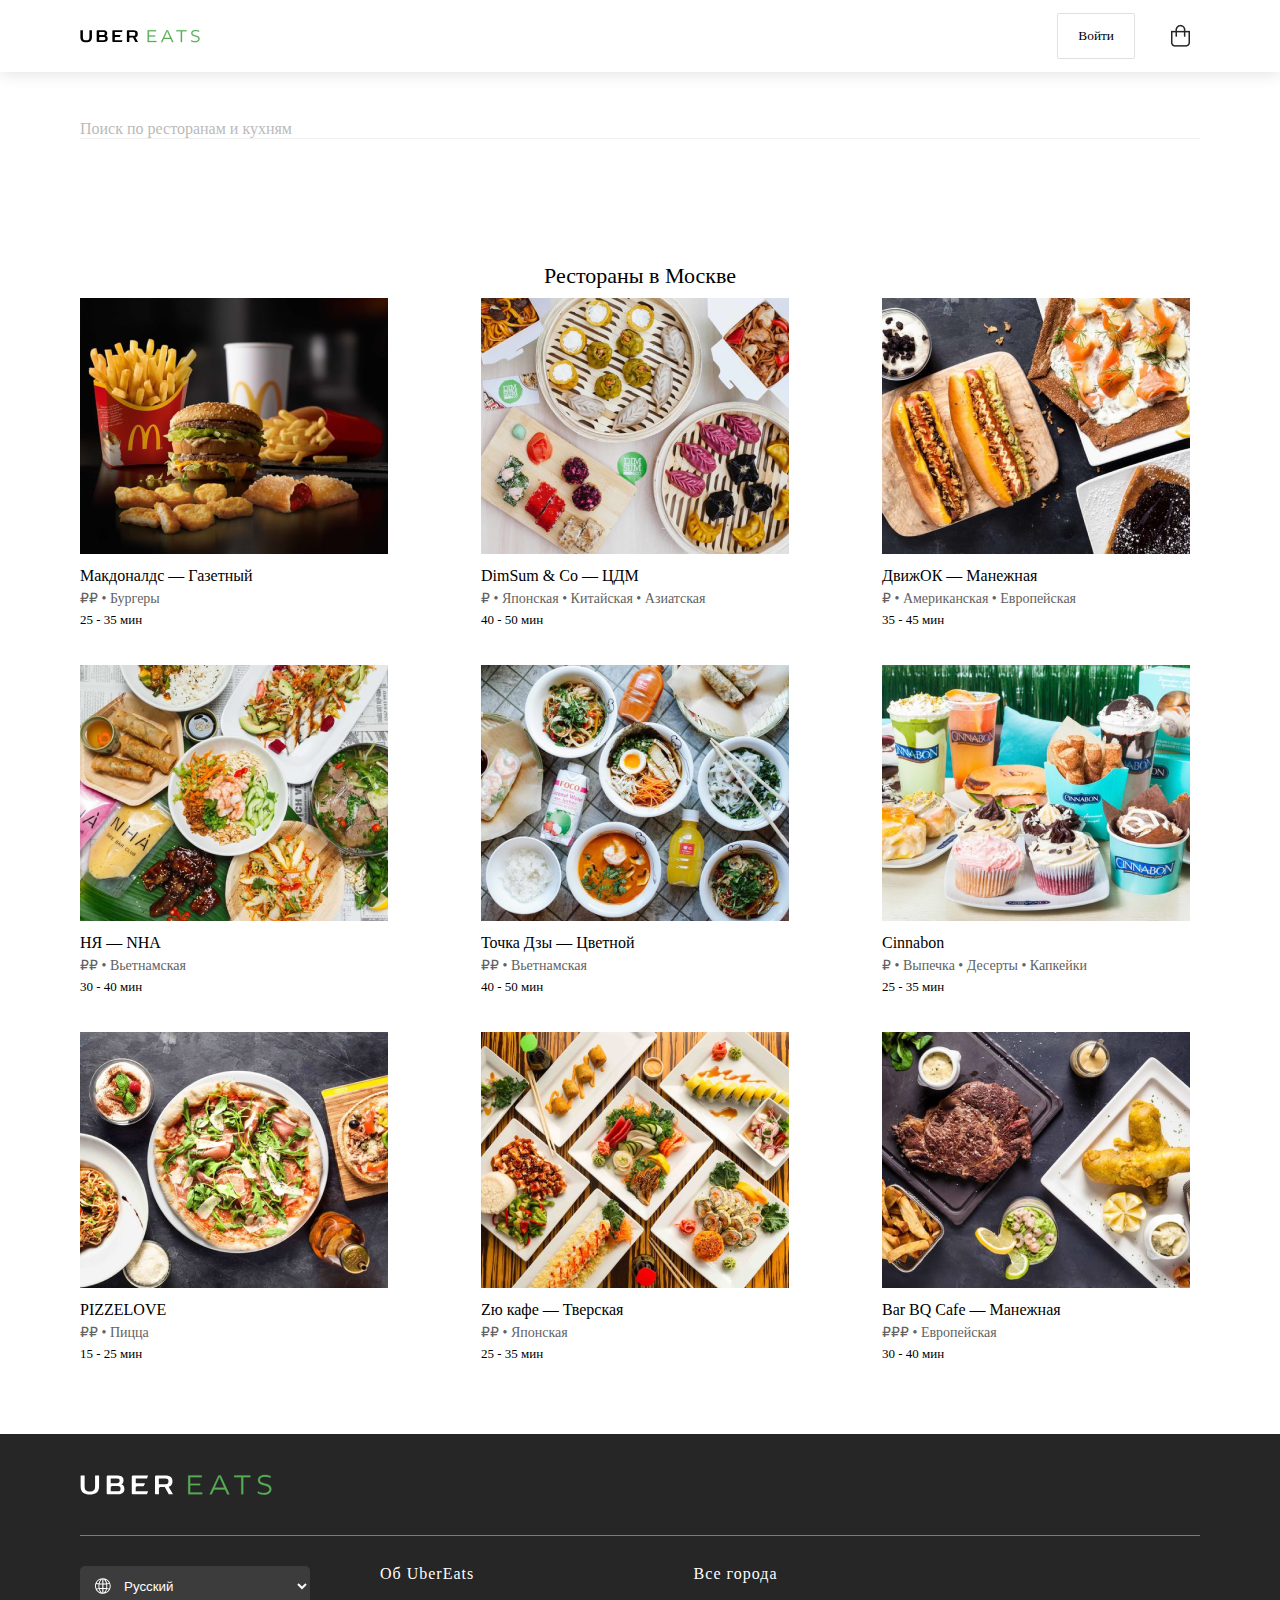
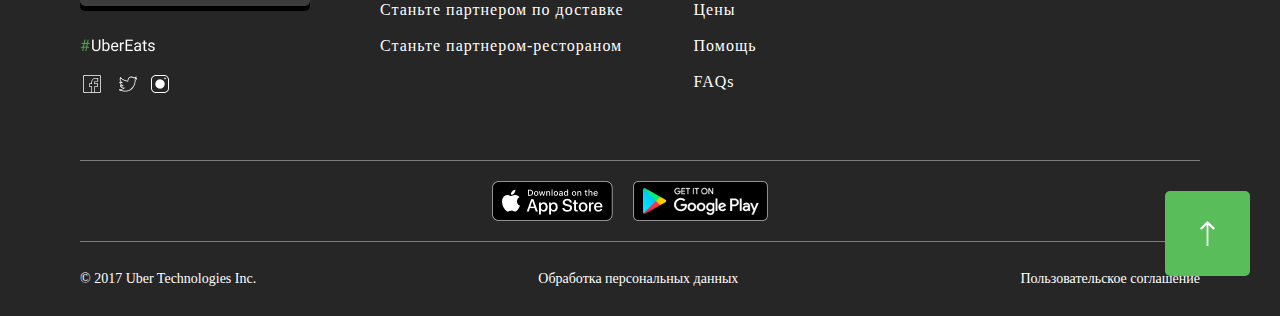
<file: index.html>
<!DOCTYPE html>
<html lang="ru">
	<head>
		<title>Uber Eats</title>
		<link rel="stylesheet" href="css/style.css" />
		<meta http-equiv="Content-type" content="text/html;charset=UTF-8" />
		 <meta name="viewport" content="width=device-width; initial-scale=1.0; maximum-scale=1.0; user-scalelable=0">
	</head>
	<body>
		
		<header class="header">
			<div class="container">
				<div class="header__body">
					<div class="header__logo">
						<img src="img/logo.svg" alt="">
					</div>
					<div class="header__btns">
						<div class="header__btn">
							<button>Войти</button>
						</div>
						<div class="header__pct">
							<img src="img/basket.png" alt="">
						</div>
					</div>
				</div>
			</div>
		</header>
		<main>
			<div class="found">
				<div class="container">
					<div class="found__body">
						<input placeholder="Поиск по ресторанам и кухням" type="text" name="found" value="">
					</div>
				</div>
			</div>
			<div class="title">
				<div class="container">
					<h1>Рестораны в Москве</h1>
				</div>
			</div>
			<div class="rest">
				<div class="container">
					<div class="rest__body">
						<a href="Page2/index2.html" target=blank><div class="rest__card">
							<div class="rest__pic">
								<img src="img/pic1.png" alt="">
							</div>
							<div class="rest__text">
								<p>Макдоналдс — Газетный</p>
								<p>₽₽ • Бургеры</p>
								<p>25 - 35 мин</p>
							</div>
						</div></a>
						<a href="Page2/index2.html" target=blank><div class="rest__card">
							<div class="rest__pic">
								<img src="img/pic2.png" alt="">
							</div>
							<div class="rest__text">
								<p>DimSum & Co — ЦДМ</p>
								<p>₽ • Японская • Китайская • Азиатская</p>
								<p>40 - 50 мин</p>
							</div>
						</div></a>
						<a href="Page2/index2.html" target=blank><div class="rest__card">
							<div class="rest__pic">
								<img src="img/pic3.png" alt="">
							</div>
							<div class="rest__text">
								<p>ДвижОК — Манежная</p>
								<p>₽ • Американская • Европейская</p>
								<p>35 - 45 мин</p>
							</div>
						</div></a>
						<a href="Page2/index2.html" target=blank><div class="rest__card">
							<div class="rest__pic">
								<img src="img/pic4.png" alt="">
							</div>
							<div class="rest__text">
								<p>НЯ — NHA</p>
								<p>₽₽ • Вьетнамская</p>
								<p>30 - 40 мин</p>
							</div>
						</div></a>
						<a href="Page2/index2.html" target=blank><div class="rest__card">
							<div class="rest__pic">
								<img src="img/pic5.png" alt="">
							</div>
							<div class="rest__text">
								<p>Точка Дзы — Цветной</p>
								<p>₽₽ • Вьетнамская</p>
								<p>40 - 50 мин</p>
							</div>
						</div></a>
						<a href="Page2/index2.html" target=blank><div class="rest__card">
							<div class="rest__pic">
								<img src="img/pic6.png" alt="">
							</div>
							<div class="rest__text">
								<p>Cinnabon</p>
								<p>₽ • Выпечка • Десерты • Капкейки</p>
								<p>25 - 35 мин</p>
							</div>
						</div></a>
						<a href="Page2/index2.html" target=blank><div class="rest__card">
							<div class="rest__pic">
								<img src="img/pic7.png" alt="">
							</div>
							<div class="rest__text">
								<p>PIZZELOVE</p>
								<p>₽₽ • Пицца</p>
								<p>15 - 25 мин</p>
							</div>
						</div></a>
						<a href="Page2/index2.html" target=blank><div class="rest__card">
							<div class="rest__pic">
								<img src="img/pic8.png" alt="">
							</div>
							<div class="rest__text">
								<p>Zю кафе — Тверская</p>
								<p>₽₽ • Японская</p>
								<p>25 - 35 мин</p>
							</div>
						</div></a>
						<a href="Page2/index2.html" target=blank><div class="rest__card">
							<div class="rest__pic">
								<img src="img/pic9.png" alt="">
							</div>
							<div class="rest__text">
								<p>Bar BQ Cafe — Манежная</p>
								<p>₽₽₽ • Европейская</p>
								<p>30 - 40 мин</p>
							</div>
						</div></a>
					</div>
				</div>
			</div>
			<div class="black">
				<div class="container">
					<div class="black__body">
						<div class="black__logo">
							<img src="img/white-logo.svg" alt="">
						</div>
						<div class="black__menu">
							<div class="menu-1">
								<div class="menu-1__drop">
									     <select class="drop">
									        <option selected>Русский</option>
									        <option>English</option>
									        <option>Français</option>
									        <option>Deutsch</option>
									      </select>
								</div>
								<div class="menu-1__pic">
									<img src="img/social.png" alt="">
								</div>
							</div>
							<div class="menu-2">
								<a href="#">Oб UberEats</a>
								<a href="#">Станьте партнером по доставке</a>
								<a href="#">Станьте партнером-рестораном</a>
							</div>
							<div class="menu-3">
								<a href="#">Все города</a>
								<a href="#">Цены</a>
								<a href="#">Помощь</a>
								<a href="#">FAQs</a>
							</div>
						</div>
						<div class="black__market">
							<div class="market-1">
								<a href="https://apps.apple.com/" target="_blank"><img src="img/Download_on_the_App_Store_Badge_US-UK_RGB_blk_092917.png" alt=""></a>
							</div>
							<div class="market-2">
								<a href="https://play.google.com/store;?hl=ru&gl=US" target="_blank"><img src="img/en_badge_web_generic-cf6dad406f.png" alt=""></a>
							</div>
						</div>
					</div>
				</div>
			</div>
		</main>
		<footer>
			<div class="footer">
				<div class="container">
					<div class="footer__body">
						<a href="#">© 2017 Uber Technologies Inc.</a>
						<a href="#">Обработка персональных данных</a>
						<a href="#">Пользовательское соглашение</a>
					</div>
				</div>
			</div>
			<a href="#"><span class="up">
			<img src="img/arrow.svg" alt="">
			</span></a>
		</footer>
	</body>
</file>
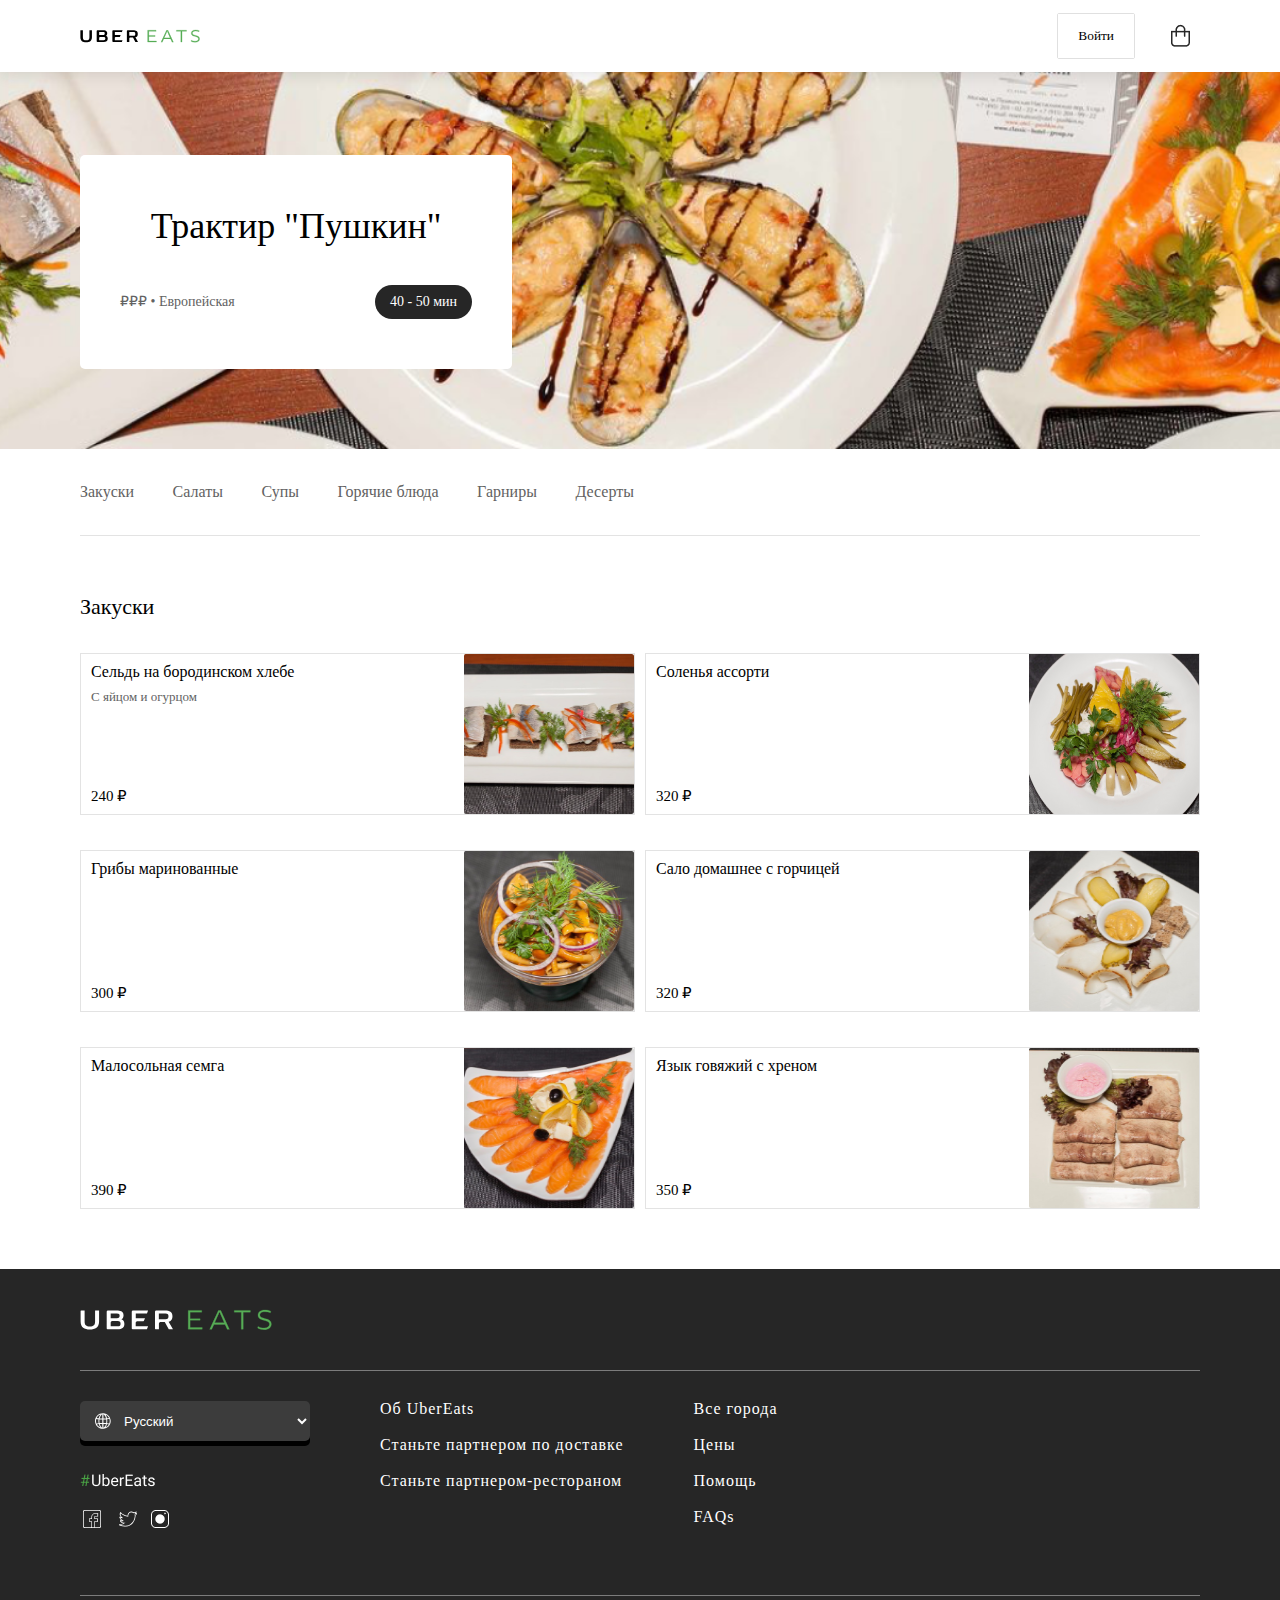
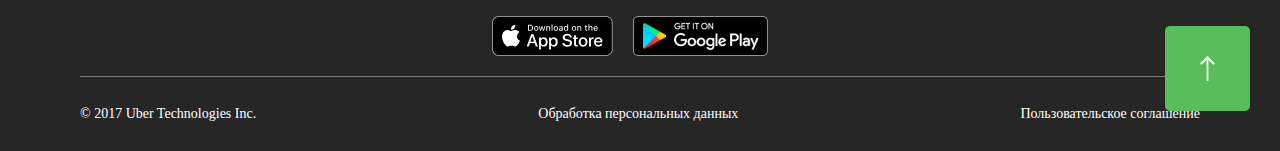
<file: Page2/index2.html>
<!DOCTYPE html>
<html lang="ru">
	<head>
		<title>Трактир "Пушкинский"</title>
		<link rel="stylesheet" href="css/style.css" />
		<meta http-equiv="Content-type" content="text/html;charset=UTF-8" />
		 <meta name="viewport" content="width=device-width; initial-scale=1.0; maximum-scale=1.0; user-scalelable=0">
	</head>
	<body>
		
		<header class="header">
			<div class="container">
				<div class="header__body">
					<div class="header__logo">
						<img src="img/logo.svg" alt="">
					</div>
					<div class="header__btns">
						<div class="header__btn">
							<button>Войти</button>
						</div>
						<div class="header__pct">
							<img src="img/basket.png" alt="">
						</div>
					</div>
				</div>
			</div>
		</header>
		<main>
			<div class="name">
				<div class="container">
					<div class="name__body">
						<h1>Трактир "Пушкин"</h1>
						<div class="name__row">
							<div class="name__text">
								₽₽₽ • Европейская
							</div>
							<div class="name__btn">40 - 50 мин</div>
						</div>
					</div>
				</div>
			</div>
			<div class="links">
				<div class="container">
					<div class="links__body">
						<a href="" class="link">Закуски</a>
						<a href="" class="link">Салаты</a>
						<a href="" class="link">Супы</a>
						<a href="" class="link">Горячие блюда</a>
						<a href="" class="link">Гарниры</a>
						<a href="" class="link">Десерты</a>
					</div>
				</div>
			</div>
			<div class="menu">
				<div class="container">
					<div class="menu__body">
						<div class="menu__tittle">
							Закуски
						</div>
						<div class="menu__card">
							<div class="card">
								<div class="card__body">
									<p class="card__tittle">Сельдь на бородинском хлебе</p>
									<p class="card__text">С яйцом и огурцом</p>
									<p class="card__price">240 ₽</p>
								</div>
								<div class="card_pic">
									<img src="img/card1.png" alt="">
								</div>
							</div>
							<div class="card">
								<div class="card__body">
									<p class="card__tittle">Соленья ассорти</p>
									<p class="card__text"></p>
									<p class="card__price">320 ₽</p>
								</div>
								<div class="card_pic">
									<img src="img/card2.png" alt="">
								</div>
							</div>
							<div class="card">
								<div class="card__body">
									<p class="card__tittle">Грибы маринованные</p>
									<p class="card__text"></p>
									<p class="card__price">300 ₽</p>
								</div>
								<div class="card_pic">
									<img src="img/card3.png" alt="">
								</div>
							</div>
							<div class="card">
								<div class="card__body">
									<p class="card__tittle">Сало домашнее с горчицей</p>
									<p class="card__text"></p>
									<p class="card__price">320 ₽</p>
								</div>
								<div class="card_pic">
									<img src="img/card4.png" alt="">
								</div>
							</div>
							<div class="card">
								<div class="card__body">
									<p class="card__tittle">Малосольная семга</p>
									<p class="card__text"></p>
									<p class="card__price">390 ₽</p>
								</div>
								<div class="card_pic">
									<img src="img/card5.png" alt="">
								</div>
							</div>
							<div class="card">
								<div class="card__body">
									<p class="card__tittle">Язык говяжий с хреном</p>
									<p class="card__text"></p>
									<p class="card__price">350 ₽</p>
								</div>
								<div class="card_pic">
									<img src="img/card6.png" alt="">
								</div>
							</div>
						</div>
					</div>
				</div>
			</div>
			<div class="black">
				<div class="container">
					<div class="black__body">
						<div class="black__logo">
							<img src="img/white-logo.svg" alt="">
						</div>
						<div class="black__menu">
							<div class="menu-1">
								<div class="menu-1__drop">
									     <select class="drop">
									        <option selected>Русский</option>
									        <option>English</option>
									        <option>Français</option>
									        <option>Deutsch</option>
									      </select>
								</div>
								<div class="menu-1__pic">
									<img src="img/social.png" alt="">
								</div>
							</div>
							<div class="menu-2">
								<a href="#">Oб UberEats</a>
								<a href="#">Станьте партнером по доставке</a>
								<a href="#">Станьте партнером-рестораном</a>
							</div>
							<div class="menu-3">
								<a href="#">Все города</a>
								<a href="#">Цены</a>
								<a href="#">Помощь</a>
								<a href="#">FAQs</a>
							</div>
						</div>
						<div class="black__market">
							<div class="market-1">
								<a href="https://apps.apple.com/" target="_blank"><img src="img/Download_on_the_App_Store_Badge_US-UK_RGB_blk_092917.png" alt=""></a>
							</div>
							<div class="market-2">
								<a href="https://play.google.com/store;?hl=ru&gl=US" target="_blank"><img src="img/en_badge_web_generic-cf6dad406f.png" alt=""></a>
							</div>
						</div>
					</div>
				</div>
			</div>
		</main>
		<footer>
			<div class="footer">
				<div class="container">
					<div class="footer__body">
						<a href="#">© 2017 Uber Technologies Inc.</a>
						<a href="#">Обработка персональных данных</a>
						<a href="#">Пользовательское соглашение</a>
					</div>
				</div>
			</div>
			<a href="#"><span class="up">
			<img src="img/arrow.svg" alt="">
			</span></a>
		</footer>
	</body>
</file>
<file: css/style.css>
@charset "UTF-8";
/*Обнуление*/
* {
  padding: 0;
  margin: 0;
  border: 0;
}

*, *:before, *:after {
  -webkit-box-sizing: border-box;
  box-sizing: border-box;
}

:focus, :active {
  outline: none;
}

a:focus, a:active {
  outline: none;
}

nav, footer, header, aside {
  display: block;
}

html, body {
  height: 100%;
  width: 100%;
  font-size: 100%;
  line-height: 1;
  font-size: 14px;
  -ms-text-size-adjust: 100%;
  -moz-text-size-adjust: 100%;
  -webkit-text-size-adjust: 100%;
}

input, button, textarea {
  font-family: inherit;
}

input::-ms-clear {
  display: none;
}

button {
  cursor: pointer;
}

button::-moz-focus-inner {
  padding: 0;
  border: 0;
}

a, a:visited {
  text-decoration: none;
}

a:hover {
  text-decoration: none;
}

ul li td tr th {
  list-style: none;
}

img {
  vertical-align: top;
}

h1, h2, h3, h4, h5, h6 {
  font-size: inherit;
  font-weight: 400;
}

.header {
  -webkit-box-shadow: 0px 0px 16px rgba(38, 38, 38, 0.16);
          box-shadow: 0px 0px 16px rgba(38, 38, 38, 0.16);
  width: 100%;
  background-color: #fff;
  position: fixed;
  z-index: 3;
}

.container {
  padding: 0 80px;
  max-width: 1300px;
  margin: 0 auto;
}
@media (max-width: 900px) {
  .container {
    padding: 0 10px;
  }
}

.header__body {
  display: -webkit-box;
  display: -ms-flexbox;
  display: flex;
  -webkit-box-pack: justify;
      -ms-flex-pack: justify;
          justify-content: space-between;
  -webkit-box-align: center;
      -ms-flex-align: center;
          align-items: center;
}

@media (max-width: 500px) {
  .header__logo {
    padding: 30px 0;
  }
}

.header__btns {
  display: -webkit-box;
  display: -ms-flexbox;
  display: flex;
  -webkit-box-align: center;
      -ms-flex-align: center;
          align-items: center;
}
@media (max-width: 500px) {
  .header__btns .header__pct {
    display: none;
  }
}

.header__btn {
  margin: 0 25px 0 0;
  border: 1px solid #E0E0E0;
  -webkit-box-sizing: border-box;
          box-sizing: border-box;
  border-radius: 2px;
}
.header__btn button {
  background-color: #fff;
  padding: 14px 20px;
}

.found {
  padding: 120px 0;
}

.found__body {
  border-bottom: 1px solid #E0E0E0;
  opacity: 0.5;
}
.found__body input {
  display: block;
  width: 100%;
  font-size: 16px;
}

h1 {
  font-size: 22px;
  line-height: 34px;
  text-align: center;
}

.rest__body {
  display: -webkit-box;
  display: -ms-flexbox;
  display: flex;
  -webkit-box-pack: justify;
      -ms-flex-pack: justify;
          justify-content: space-between;
  -ms-flex-wrap: wrap;
      flex-wrap: wrap;
}
@media (max-width: 655px) {
  .rest__body {
    -webkit-box-pack: center;
        -ms-flex-pack: center;
            justify-content: center;
  }
}

.rest__card {
  margin: 5px 10px 15px 0;
}

.rest__card:hover {
  background-color: #e5e5e5;
  -webkit-box-shadow: 0px 4px 4px rgba(0, 0, 0, 0.25);
          box-shadow: 0px 4px 4px rgba(0, 0, 0, 0.25);
}

.rest__pic img {
  width: 100%;
  height: 100%;
  -o-object-fit: cover;
     object-fit: cover;
}

.rest__text {
  margin: 10px 0 0 0;
}
.rest__text p:nth-child(2) {
  font-size: 14px;
  line-height: 21px;
  color: #626262;
}
.rest__text p:first-child {
  font-size: 16px;
  line-height: 24px;
  color: #000;
}
.rest__text p:last-child {
  font-size: 13px;
  line-height: 21px;
  padding-bottom: 15px;
  color: #000;
}

.rest__body {
  padding-bottom: 40px;
}

.black {
  background-color: #262626;
}

.black__logo {
  padding: 40px 0;
}

.black__menu {
  padding: 30px 0 50px 0;
  border-top: 1px solid rgba(255, 255, 255, 0.4);
  border-bottom: 1px solid rgba(255, 255, 255, 0.4);
  display: -webkit-box;
  display: -ms-flexbox;
  display: flex;
}
@media (max-width: 655px) {
  .black__menu {
    -webkit-box-orient: vertical;
    -webkit-box-direction: normal;
        -ms-flex-direction: column;
            flex-direction: column;
  }
}

.menu-1__drop {
  padding: 0 70px 30px 0;
}

.drop {
  background-color: #3c3c3c;
  background: url("../img/world.svg") 7% 50% no-repeat, rgba(255, 255, 255, 0.1);
  width: 230px;
  height: 40px;
  border-radius: 5px;
  padding: 0 40px;
  color: #ffffff;
  -webkit-box-shadow: 0px 5px 0px #000;
          box-shadow: 0px 5px 0px #000;
}
.drop option {
  background-color: #3c3c3c;
  color: #ffffff;
}

.menu-2 {
  display: -webkit-box;
  display: -ms-flexbox;
  display: flex;
  -webkit-box-orient: vertical;
  -webkit-box-direction: normal;
      -ms-flex-direction: column;
          flex-direction: column;
  padding: 0 70px 0 0;
}
.menu-2 a {
  color: #fff;
  padding: 0 0 20px 0;
  font-size: 16px;
  letter-spacing: 1px;
}
@media (max-width: 655px) {
  .menu-2 {
    padding: 20px 0 0 0;
  }
}

.menu-3 {
  display: -webkit-box;
  display: -ms-flexbox;
  display: flex;
  -webkit-box-orient: vertical;
  -webkit-box-direction: normal;
      -ms-flex-direction: column;
          flex-direction: column;
}
.menu-3 a {
  color: #fff;
  padding: 0 0 20px 0;
  font-size: 16px;
  letter-spacing: 1px;
}

.black__market {
  display: -webkit-box;
  display: -ms-flexbox;
  display: flex;
  padding: 20px 0;
  -webkit-box-pack: center;
      -ms-flex-pack: center;
          justify-content: center;
  border-bottom: 1px solid rgba(255, 255, 255, 0.4);
}
.black__market img {
  padding: 0 20px 0 0;
}

footer {
  background-color: #262626;
  position: relative;
}

.footer__body {
  padding: 30px 0;
  display: -webkit-box;
  display: -ms-flexbox;
  display: flex;
  -webkit-box-pack: justify;
      -ms-flex-pack: justify;
          justify-content: space-between;
}
.footer__body a {
  color: #fff;
}
@media (max-width: 655px) {
  .footer__body {
    -webkit-box-orient: vertical;
    -webkit-box-direction: normal;
        -ms-flex-direction: column;
            flex-direction: column;
  }
  .footer__body a {
    padding: 0 0 15px 0;
  }
}

.up {
  padding: 30px 35px;
  border-radius: 5px;
  background-color: #59BD5A;
  position: absolute;
  right: 30px;
  bottom: 40px;
}
</file>
<file: Page2/css/style.css>
@charset "UTF-8";
/*Обнуление*/
* {
  padding: 0;
  margin: 0;
  border: 0;
}

*, *:before, *:after {
  -webkit-box-sizing: border-box;
  box-sizing: border-box;
}

:focus, :active {
  outline: none;
}

a:focus, a:active {
  outline: none;
}

nav, footer, header, aside {
  display: block;
}

html, body {
  height: 100%;
  width: 100%;
  font-size: 100%;
  line-height: 1;
  font-size: 14px;
  -ms-text-size-adjust: 100%;
  -moz-text-size-adjust: 100%;
  -webkit-text-size-adjust: 100%;
}

input, button, textarea {
  font-family: inherit;
}

input::-ms-clear {
  display: none;
}

button {
  cursor: pointer;
}

button::-moz-focus-inner {
  padding: 0;
  border: 0;
}

a, a:visited {
  text-decoration: none;
}

a:hover {
  text-decoration: none;
}

ul li td tr th {
  list-style: none;
}

img {
  vertical-align: top;
}

h1, h2, h3, h4, h5, h6 {
  font-size: inherit;
  font-weight: 400;
}

.header {
  -webkit-box-shadow: 0px 0px 16px rgba(38, 38, 38, 0.16);
          box-shadow: 0px 0px 16px rgba(38, 38, 38, 0.16);
  width: 100%;
  background-color: #fff;
  position: fixed;
  z-index: 3;
}

.container {
  padding: 0 80px;
  max-width: 1300px;
  margin: 0 auto;
}
@media (max-width: 900px) {
  .container {
    padding: 0 10px;
  }
}

.header__body {
  display: -webkit-box;
  display: -ms-flexbox;
  display: flex;
  -webkit-box-pack: justify;
      -ms-flex-pack: justify;
          justify-content: space-between;
  -webkit-box-align: center;
      -ms-flex-align: center;
          align-items: center;
}

@media (max-width: 500px) {
  .header__logo {
    padding: 30px 0;
  }
}

.header__btns {
  display: -webkit-box;
  display: -ms-flexbox;
  display: flex;
  -webkit-box-align: center;
      -ms-flex-align: center;
          align-items: center;
}
@media (max-width: 500px) {
  .header__btns .header__pct {
    display: none;
  }
}

.header__btn {
  margin: 0 25px 0 0;
  border: 1px solid #E0E0E0;
  -webkit-box-sizing: border-box;
          box-sizing: border-box;
  border-radius: 2px;
}
.header__btn button {
  background-color: #fff;
  padding: 14px 20px;
}

.name {
  background-image: url("../img/photo.png");
  background-size: cover;
  background-repeat: no-repeat;
  background-position: 50% 50%;
  padding: 155px 0 80px 0;
}

.name__body {
  max-width: 432px;
  padding: 50px 40px;
  background-color: #fff;
  border-radius: 5px;
}
@media (max-width: 655px) {
  .name__body {
    margin: 0 auto;
  }
}
.name__body h1 {
  padding: 0 0 38px 0;
  font-size: 36px;
  line-height: 42px;
  text-align: center;
}

.name__row {
  display: -webkit-box;
  display: -ms-flexbox;
  display: flex;
  -webkit-box-pack: justify;
      -ms-flex-pack: justify;
          justify-content: space-between;
  -webkit-box-align: center;
      -ms-flex-align: center;
          align-items: center;
}

.name__text {
  color: #626262;
}

.name__btn {
  background-color: #262626;
  color: #fff;
  border-radius: 20px;
  padding: 10px 15px;
}

.links__body {
  padding: 35px 0;
  border-bottom: 1px solid rgba(117, 117, 117, 0.2);
}
@media (max-width: 655px) {
  .links__body {
    display: none;
  }
}
.links__body .link {
  color: #626262;
  font-size: 16px;
  padding: 0 35px 0 0;
}
.links__body .link:hover {
  color: #327430;
}

.menu__body {
  padding: 60px 0;
}

.menu__tittle {
  font-size: 22px;
}

.menu__card {
  display: -webkit-box;
  display: -ms-flexbox;
  display: flex;
  -ms-flex-wrap: wrap;
      flex-wrap: wrap;
  margin: 0 0 0 -10px;
}

.card {
  margin: 35px 0 0 10px;
  border: 1px solid rgba(117, 117, 117, 0.2);
  display: -webkit-box;
  display: -ms-flexbox;
  display: flex;
  -webkit-box-pack: justify;
      -ms-flex-pack: justify;
          justify-content: space-between;
  position: relative;
  -webkit-box-flex: 1;
      -ms-flex: 1 1 47%;
          flex: 1 1 47%;
}
@media (max-width: 992px) {
  .card {
    -webkit-box-flex: 1;
        -ms-flex: 1 1 100%;
            flex: 1 1 100%;
  }
}

.card:hover {
  background-color: #e5e5e5;
  -webkit-box-shadow: 0px 4px 4px rgba(0, 0, 0, 0.25);
          box-shadow: 0px 4px 4px rgba(0, 0, 0, 0.25);
}

.card__body {
  padding: 10px;
}

.card__tittle {
  font-size: 16px;
  padding: 0 0 10px 0;
}

.card__text {
  color: #626262;
  font-size: 13px;
}

.card__price {
  font-size: 15px;
  position: absolute;
  bottom: 10px;
}

.black {
  background-color: #262626;
}

.black__logo {
  padding: 40px 0;
}

.black__menu {
  padding: 30px 0 50px 0;
  border-top: 1px solid rgba(255, 255, 255, 0.4);
  border-bottom: 1px solid rgba(255, 255, 255, 0.4);
  display: -webkit-box;
  display: -ms-flexbox;
  display: flex;
}
@media (max-width: 655px) {
  .black__menu {
    -webkit-box-orient: vertical;
    -webkit-box-direction: normal;
        -ms-flex-direction: column;
            flex-direction: column;
  }
}

.menu-1__drop {
  padding: 0 70px 30px 0;
}

.drop {
  background-color: #3c3c3c;
  background: url("../img/world.svg") 7% 50% no-repeat, rgba(255, 255, 255, 0.1);
  width: 230px;
  height: 40px;
  border-radius: 5px;
  padding: 0 40px;
  color: #ffffff;
  -webkit-box-shadow: 0px 5px 0px #000;
          box-shadow: 0px 5px 0px #000;
}
.drop option {
  background-color: #3c3c3c;
  color: #ffffff;
}

.menu-2 {
  display: -webkit-box;
  display: -ms-flexbox;
  display: flex;
  -webkit-box-orient: vertical;
  -webkit-box-direction: normal;
      -ms-flex-direction: column;
          flex-direction: column;
  padding: 0 70px 0 0;
}
.menu-2 a {
  color: #fff;
  padding: 0 0 20px 0;
  font-size: 16px;
  letter-spacing: 1px;
}
@media (max-width: 655px) {
  .menu-2 {
    padding: 20px 0 0 0;
  }
}

.menu-3 {
  display: -webkit-box;
  display: -ms-flexbox;
  display: flex;
  -webkit-box-orient: vertical;
  -webkit-box-direction: normal;
      -ms-flex-direction: column;
          flex-direction: column;
}
.menu-3 a {
  color: #fff;
  padding: 0 0 20px 0;
  font-size: 16px;
  letter-spacing: 1px;
}

.black__market {
  display: -webkit-box;
  display: -ms-flexbox;
  display: flex;
  padding: 20px 0;
  -webkit-box-pack: center;
      -ms-flex-pack: center;
          justify-content: center;
  border-bottom: 1px solid rgba(255, 255, 255, 0.4);
}
.black__market img {
  padding: 0 20px 0 0;
}

footer {
  background-color: #262626;
  position: relative;
}

.footer__body {
  padding: 30px 0;
  display: -webkit-box;
  display: -ms-flexbox;
  display: flex;
  -webkit-box-pack: justify;
      -ms-flex-pack: justify;
          justify-content: space-between;
}
.footer__body a {
  color: #fff;
}
@media (max-width: 655px) {
  .footer__body {
    -webkit-box-orient: vertical;
    -webkit-box-direction: normal;
        -ms-flex-direction: column;
            flex-direction: column;
  }
  .footer__body a {
    padding: 0 0 15px 0;
  }
}

.up {
  padding: 30px 35px;
  border-radius: 5px;
  background-color: #59BD5A;
  position: absolute;
  right: 30px;
  bottom: 40px;
}
</file>
